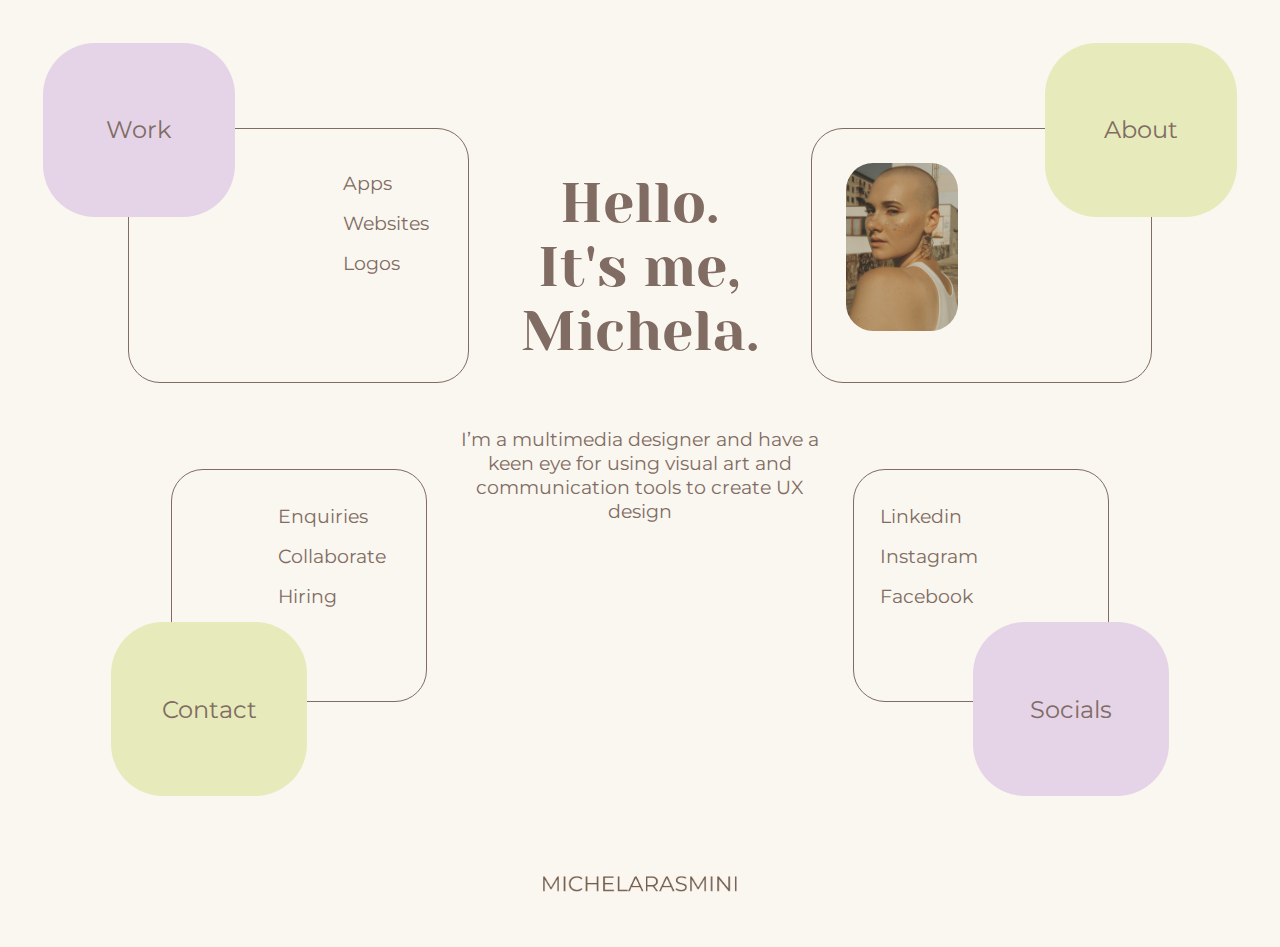
<file: index.html>
<!DOCTYPE html>
<html lang="en">

<head>
    <meta charset="UTF-8">
    <link rel="stylesheet" href="style.css">
    <title>Home</title>
</head>

<body>
    <!--heading-->
    <main>
        <section class="title">
            <h1>
                Hello. 
                <br>
                It's me, 
                <br>
                Michela.
            </h1>
        </section>
       
        <section class="pitch">
            <p>
                I’m a multimedia designer and have
                a keen eye for using visual art and 
                communication tools to create UX design
            </p>
        </section>

        <!--navigation-->
        <section class="navbox purple work">
            <a href="#">Work</a>
        </section>
        <section class="navbox green about">
            <a href="#">About</a>
        </section>
        <section class="navbox green contact">
            <a href="#">Contact</a>
        </section>
        <section class="navbox purple socials">
            <a href="#">Socials</a>
        </section>

        <!--mobile box-->
        <section class="mobileborder">

        </section>
        <!--web boxes-->
        <section class="borderbox workbox">
            <div class="worklist">
                <p>Apps</p>
                <p>Websites</p>
                <p>Logos</p>
            </div>
        </section>

        <section class="borderbox aboutbox">
            <div>
                <img class="profile" src="profile.jpg" alt="Profile Photo">
            </div>
        </section>

        <section class="borderbox contactbox">
            <div class="contactlist">
                <p>Enquiries</p>
                <p>Collaborate</p>
                <p>Hiring</p>
            </div>
        </section>

        <section class="borderbox socialsbox">
            <div class="socialslist">
                <p>Linkedin</p>
                <p>Instagram</p>
                <p>Facebook</p>
            </div>
        </section>
        
    </main>

    <!--logo placement-->
    <footer>
        <img class="logo" src="logo.png" alt="logo">
    </footer>

</body>
</html>
</file>
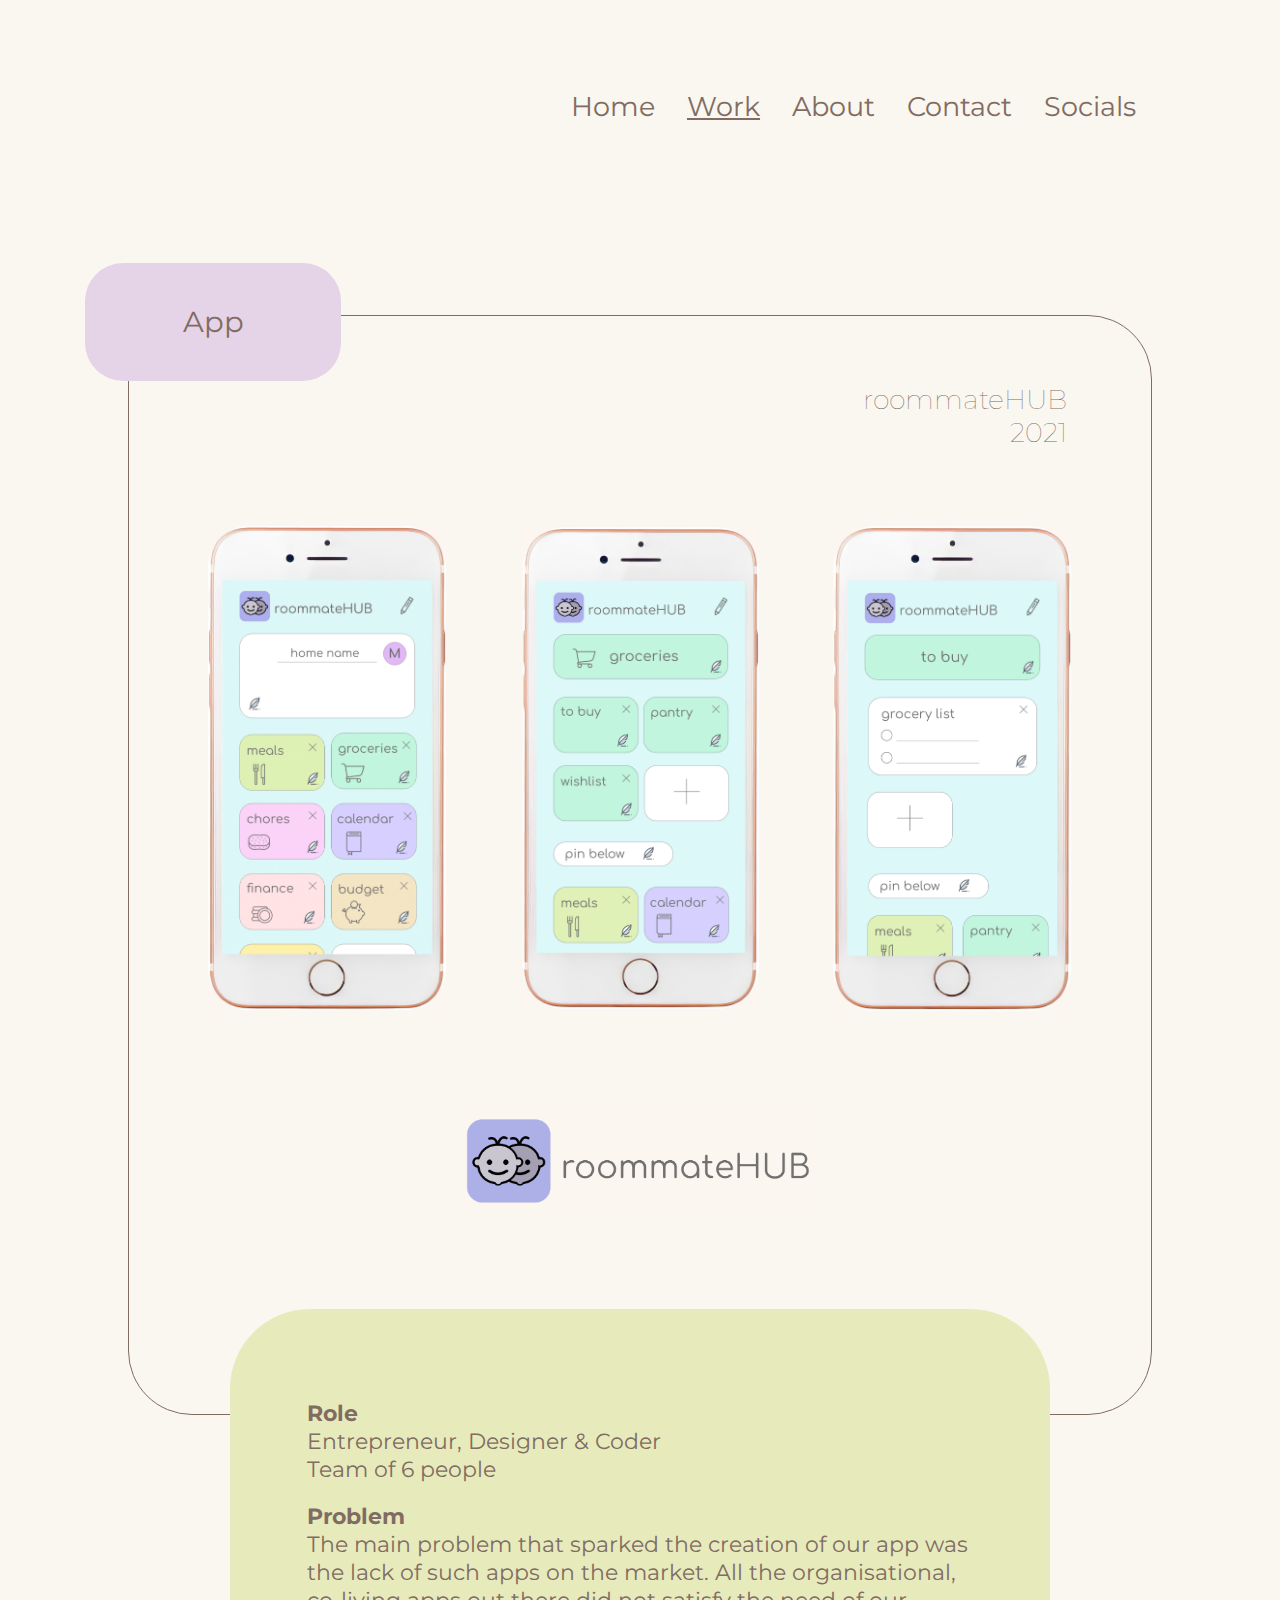
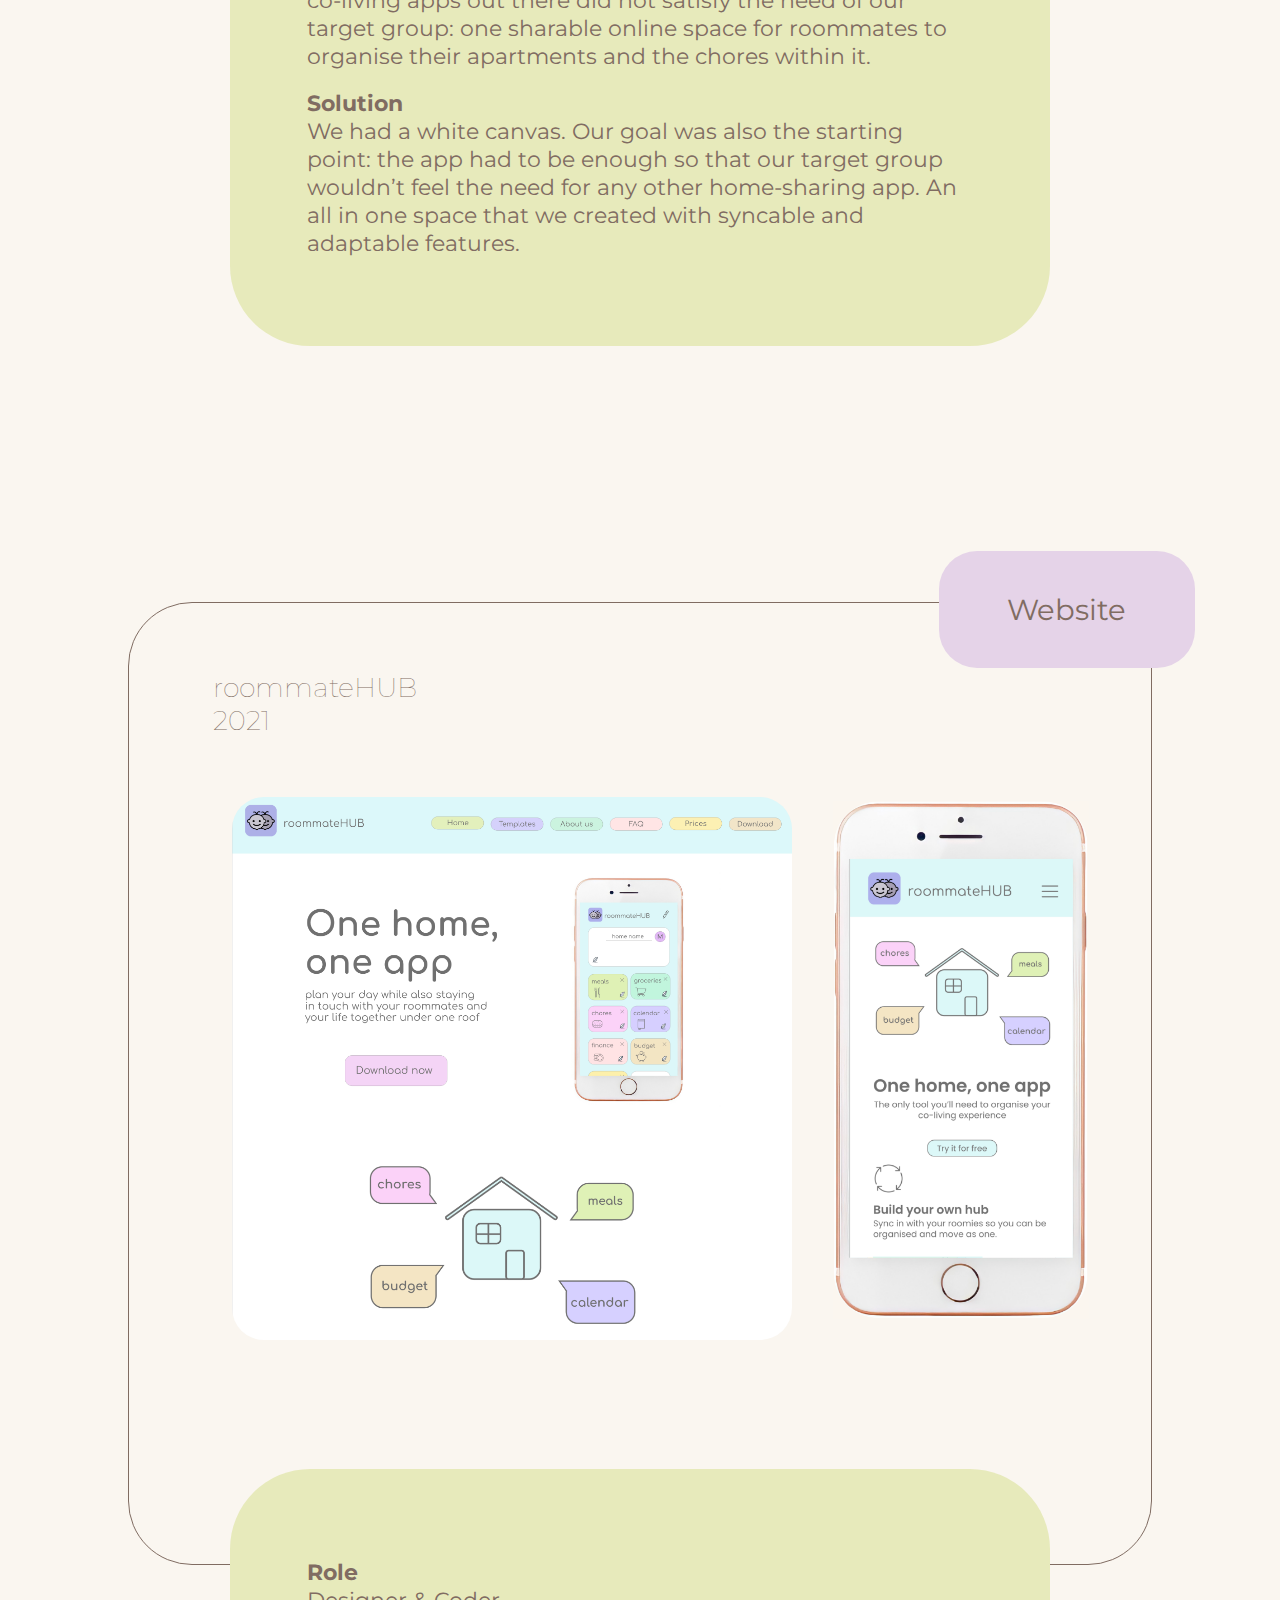
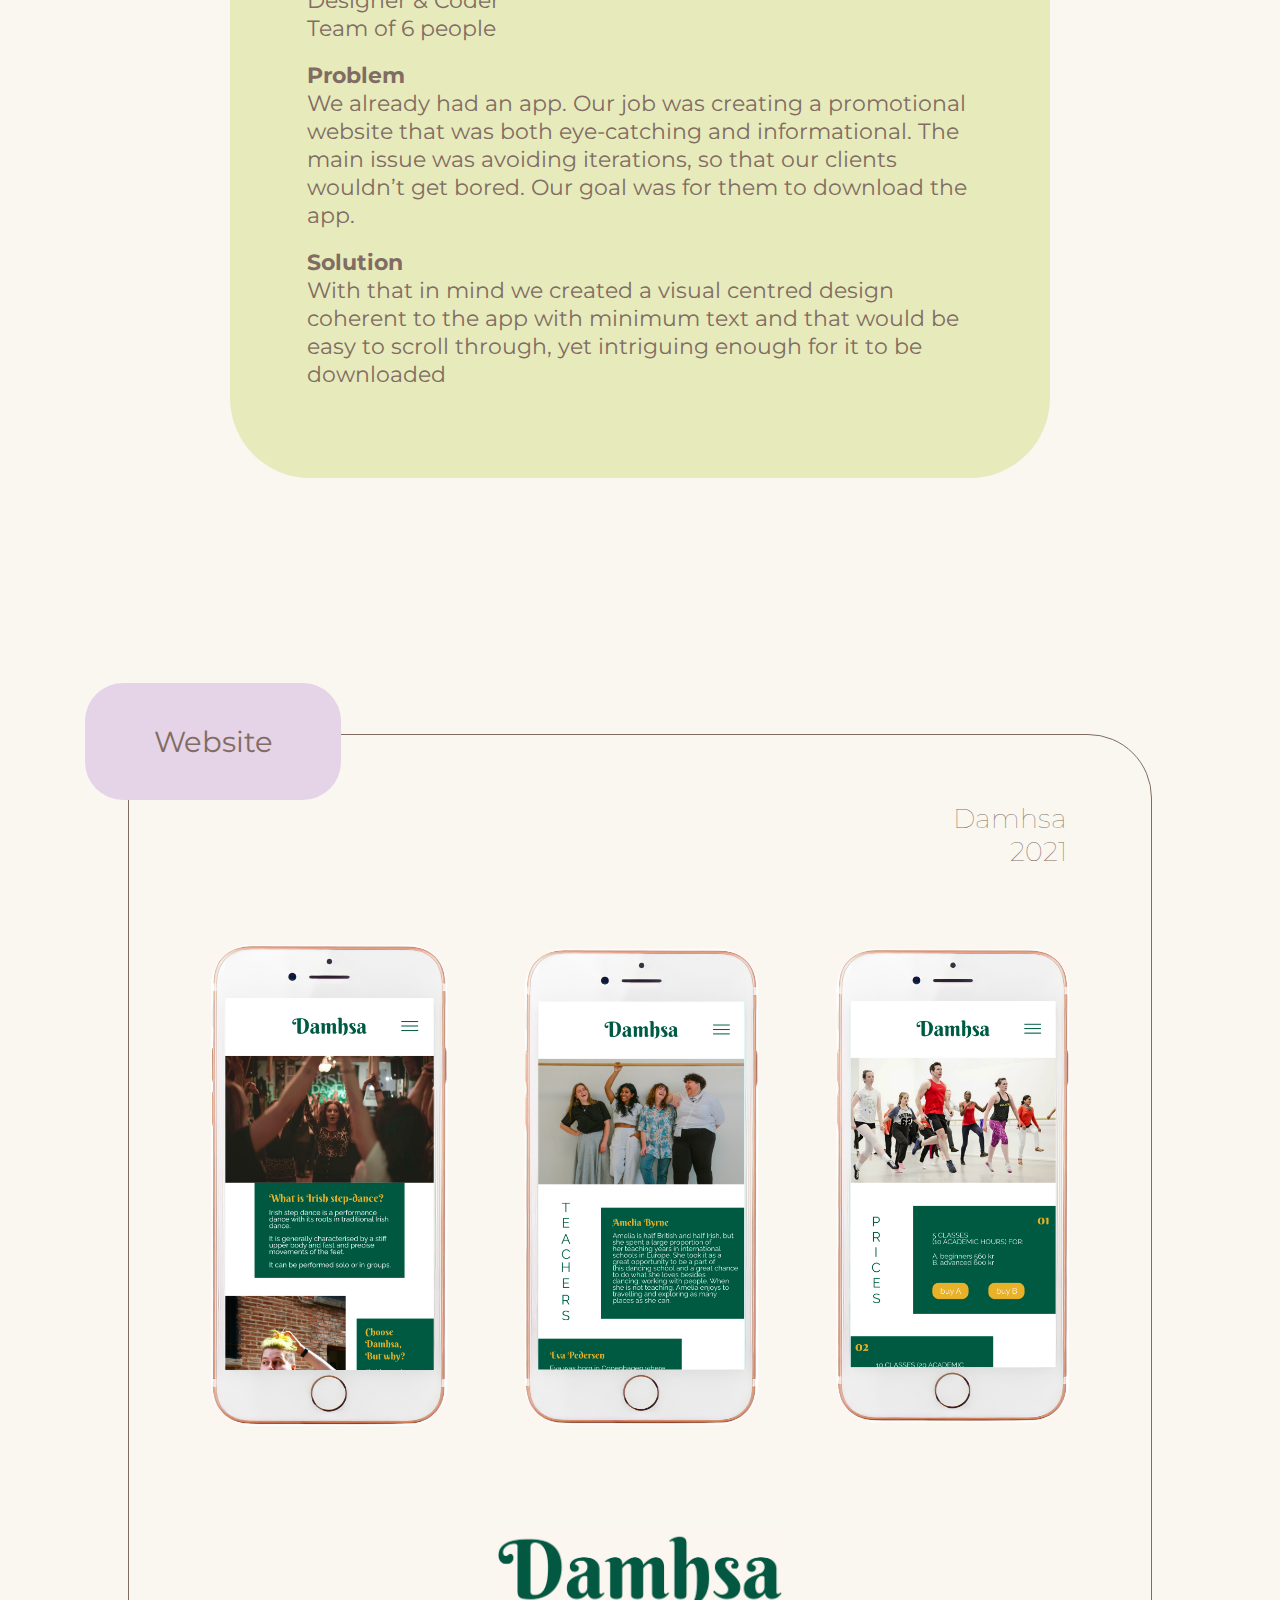
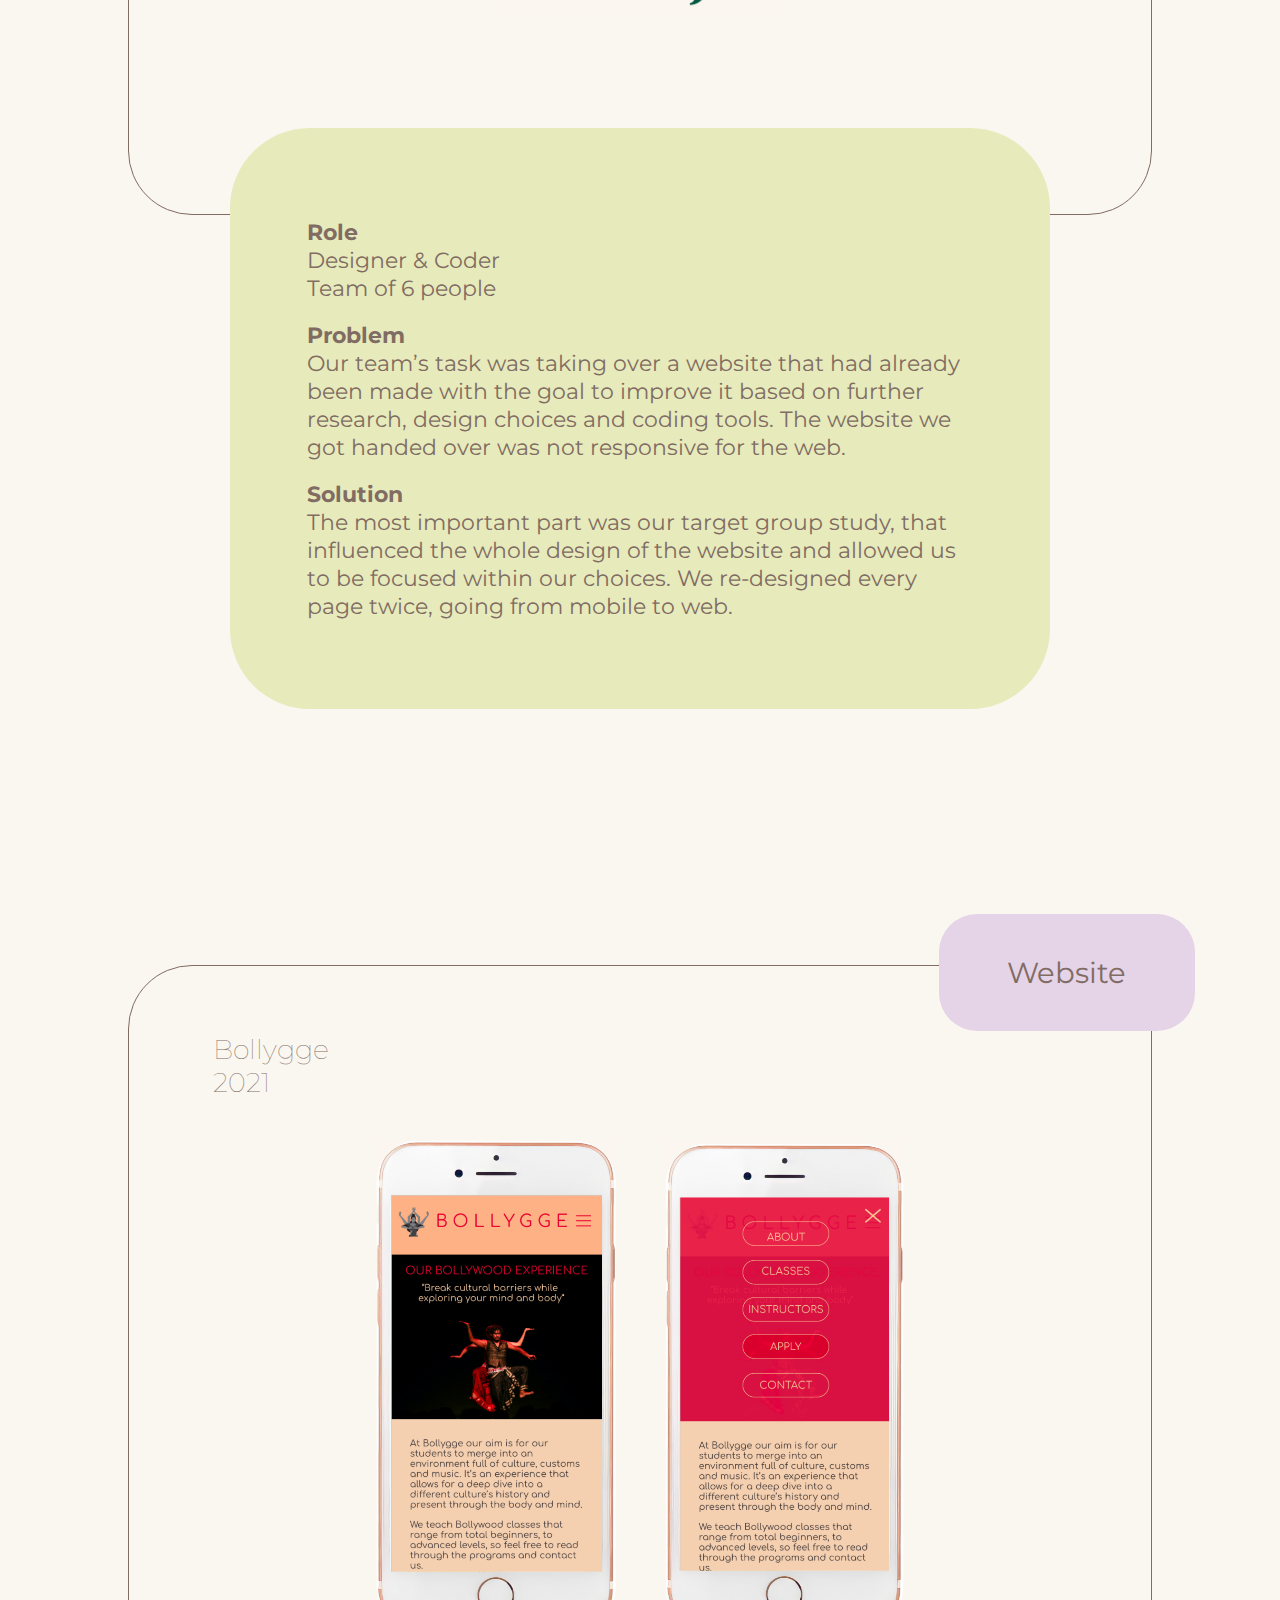
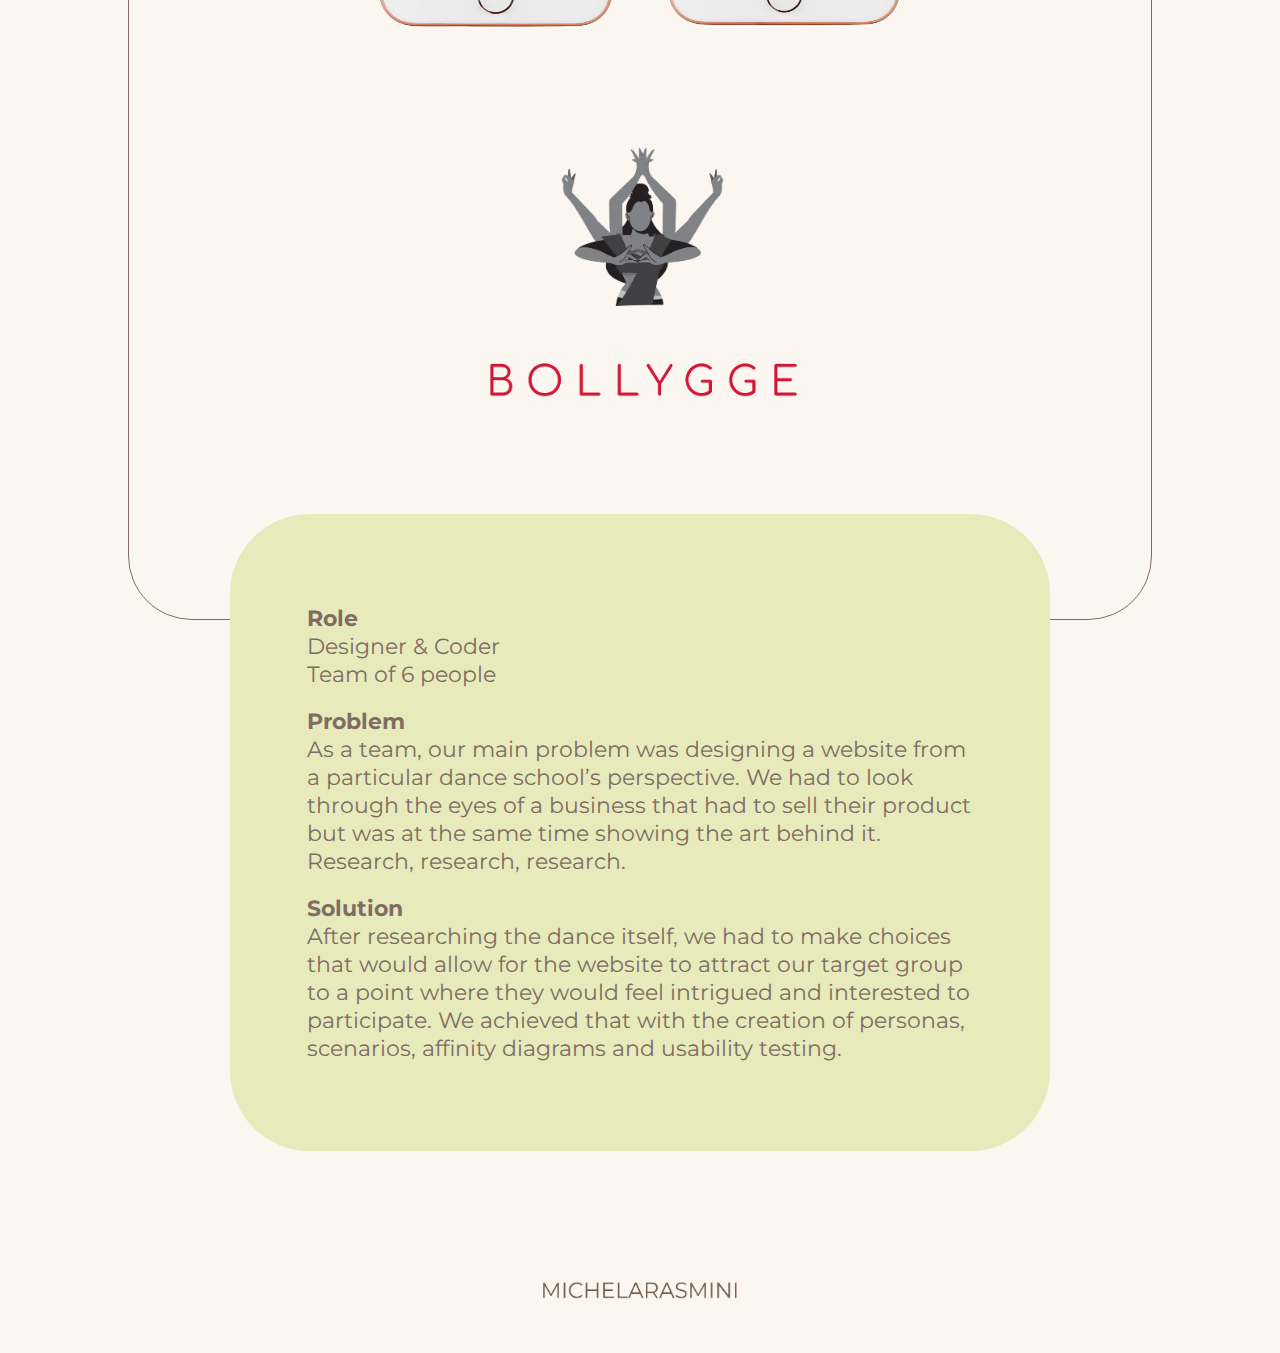
<file: index2.html>
<!DOCTYPE html>
<html lang="en">
<head>
    <meta charset="UTF-8">
    <link rel="stylesheet" href="style2.css">
    <title>Work</title>
</head>
<body>
    <!--navigation-->
    <nav class="nav">
        <ul class="navlinks">
            <li class="link"><a href="">Home</a></li>
            <li class="link worklink"><a href="">Work</a></li>
            <li class="link"><a href="">About</a></li>
            <li class="link"><a href="">Contact</a></li>
            <li class="link"><a href="">Socials</a></li>
        </ul>
    </nav>

    <main>

        <!--Works-->

        <!--app RoommateHUB-->
        <section class="roommateapp">

            <button class="button app">
                <p class="buttontext">App</p>
            </button>

            <div class="titleapp">

                <p class="titleright">roommateHUB</p>
                <p class="titleright">2021</p>

            </div>

            <div class="borderbox">

                <div class="images">
                    <img class="img firstimg" src="projectimg/hub1.png" alt="roommateHUB">
                    <img class="img secondimg" src="projectimg/hub2.png" alt="roommateHUB">
                    <img class="img thirdimg" src="projectimg/hub3.png" alt="roommateHUB">
                </div>
                
                <img class="logoposition" src="projectimg/hublogo.png" alt="logo">
            
            </div>

            <div class="description">
                <p class="bold"> Role</p>
                <p>Entrepreneur, Designer & Coder</p>
                <p>Team of 6 people</p>
                <br>
                <p class="bold">Problem</p>
                <p>The main problem that sparked the creation of our app was the lack of such apps on the market. All the organisational, co-living apps out there did not satisfy the need of our target group: one sharable online space for roommates to organise their apartments and the chores within it.</p>
                <br>
                <p class="bold">Solution</p>
                <p>We had a white canvas. Our goal was also the starting point: the app had to be enough so that our target group wouldn’t feel the need for any other home-sharing app. An all in one space that we created with syncable and adaptable features.</p>
            </div>
        </section>

        <!--web RoommateHUB-->

        <section class="roommateweb">

            <button class="button webhub">
                <p class="buttontext">Website</p>
            </button>

            <div class="titleweb">

                <p class="titleleft">roommateHUB</p>
                <p class="titleleft">2021</p>

            </div>

            <div class="borderbox">

                <div class="images webimages">
                    <img class="hubweb1" src="projectimg/hubweb1.png" alt="roommateHUB">
                    <img class="hubweb2" src="projectimg/hubweb2.png" alt="roommateHUB">
                </div>

            </div>

            <div class="description">
                <p class="bold"> Role</p>
                <p>Designer & Coder</p>
                <p>Team of 6 people</p>
                <br>
                <p class="bold">Problem</p>
                <p>We already had an app. Our job was creating a promotional website that was both eye-catching and informational. The main issue was avoiding iterations, so that our clients wouldn’t get bored. Our goal was for them to download the app. </p>
                <br>
                <p class="bold">Solution</p>
                <p>With that in mind we created a visual
                    centred design coherent to the app with minimum text and that would be easy to scroll through, yet intriguing enough for it to be downloaded</p>
            </div>
        </section>

         <!--Damhsa-->
         <section class="damhsa">

            <button class="button damhsabutton">
                <p class="buttontext">Website</p>
            </button>

            <div class="titledamhsa">

                <p class="titleright">Damhsa</p>
                <p class="titleright">2021</p>

            </div>

            <div class="borderbox">

                <div class="images">
                    <img class="img firstimg" src="projectimg/damhsa1.png" alt="roommateHUB">
                    <img class="img secondimg" src="projectimg/damhsa2.png" alt="roommateHUB">
                    <img class="img thirdimg" src="projectimg/damhsa3.png" alt="roommateHUB">
                </div>
                
                <img class="logoposition logodamhsa" src="projectimg/damhsalogo.png" alt="logo">
            
            </div>

            <div class="description">
                <p class="bold"> Role</p>
                <p>Designer & Coder</p>
                <p>Team of 6 people</p>
                <br>
                <p class="bold">Problem</p>
                <p>Our team’s task was taking over a website that had already been made with the goal to improve it based on further research, design choices and coding tools. The website we got handed over was not responsive for the web.</p>
                <br>
                <p class="bold">Solution</p>
                <p>The most important part was our target group study, that influenced the whole design of the website and allowed us to be focused within our choices. We re-designed every page twice, going from mobile to web.</p>
            </div>
        </section>

         <!--Bollygge-->
         <section class="bollygge">

            <button class="button bollybutton">
                <p class="buttontext">Website</p>
            </button>

            <div class="titlebolly">

                <p class="titleleft">Bollygge</p>
                <p class="titleleft">2021</p>

            </div>

            <div class="borderbox">

                <div class="images">
                    <img class="img firstimg" src="projectimg/bolly1.png" alt="roommateHUB">
                    <img class="img secondimg" src="projectimg/bolly2.png" alt="roommateHUB">
                </div>

                <img class="logoposition bollylogo" src="projectimg/bollylogo.png" alt="logo">

            </div>

            <div class="description">
                <p class="bold"> Role</p>
                <p>Designer & Coder</p>
                <p>Team of 6 people</p>
                <br>
                <p class="bold">Problem</p>
                <p>As a team, our main problem was designing a website from a particular dance school’s perspective. We had to look through the eyes of a business that had to sell their product but was at the same time showing the art behind it. Research, research, research. </p>
                <br>
                <p class="bold">Solution</p>
                <p>After researching the dance itself, we had to make choices that would allow for the website to attract our target group to a point where they would feel intrigued and interested to participate. We achieved that with the creation of personas, scenarios,  affinity diagrams and usability testing. </p>
            </div>
        </section>

    </main>

    <footer>
        <img class="logo" src="logo.png" alt="logo">
    </footer>
    
</body>
</html>
</file>
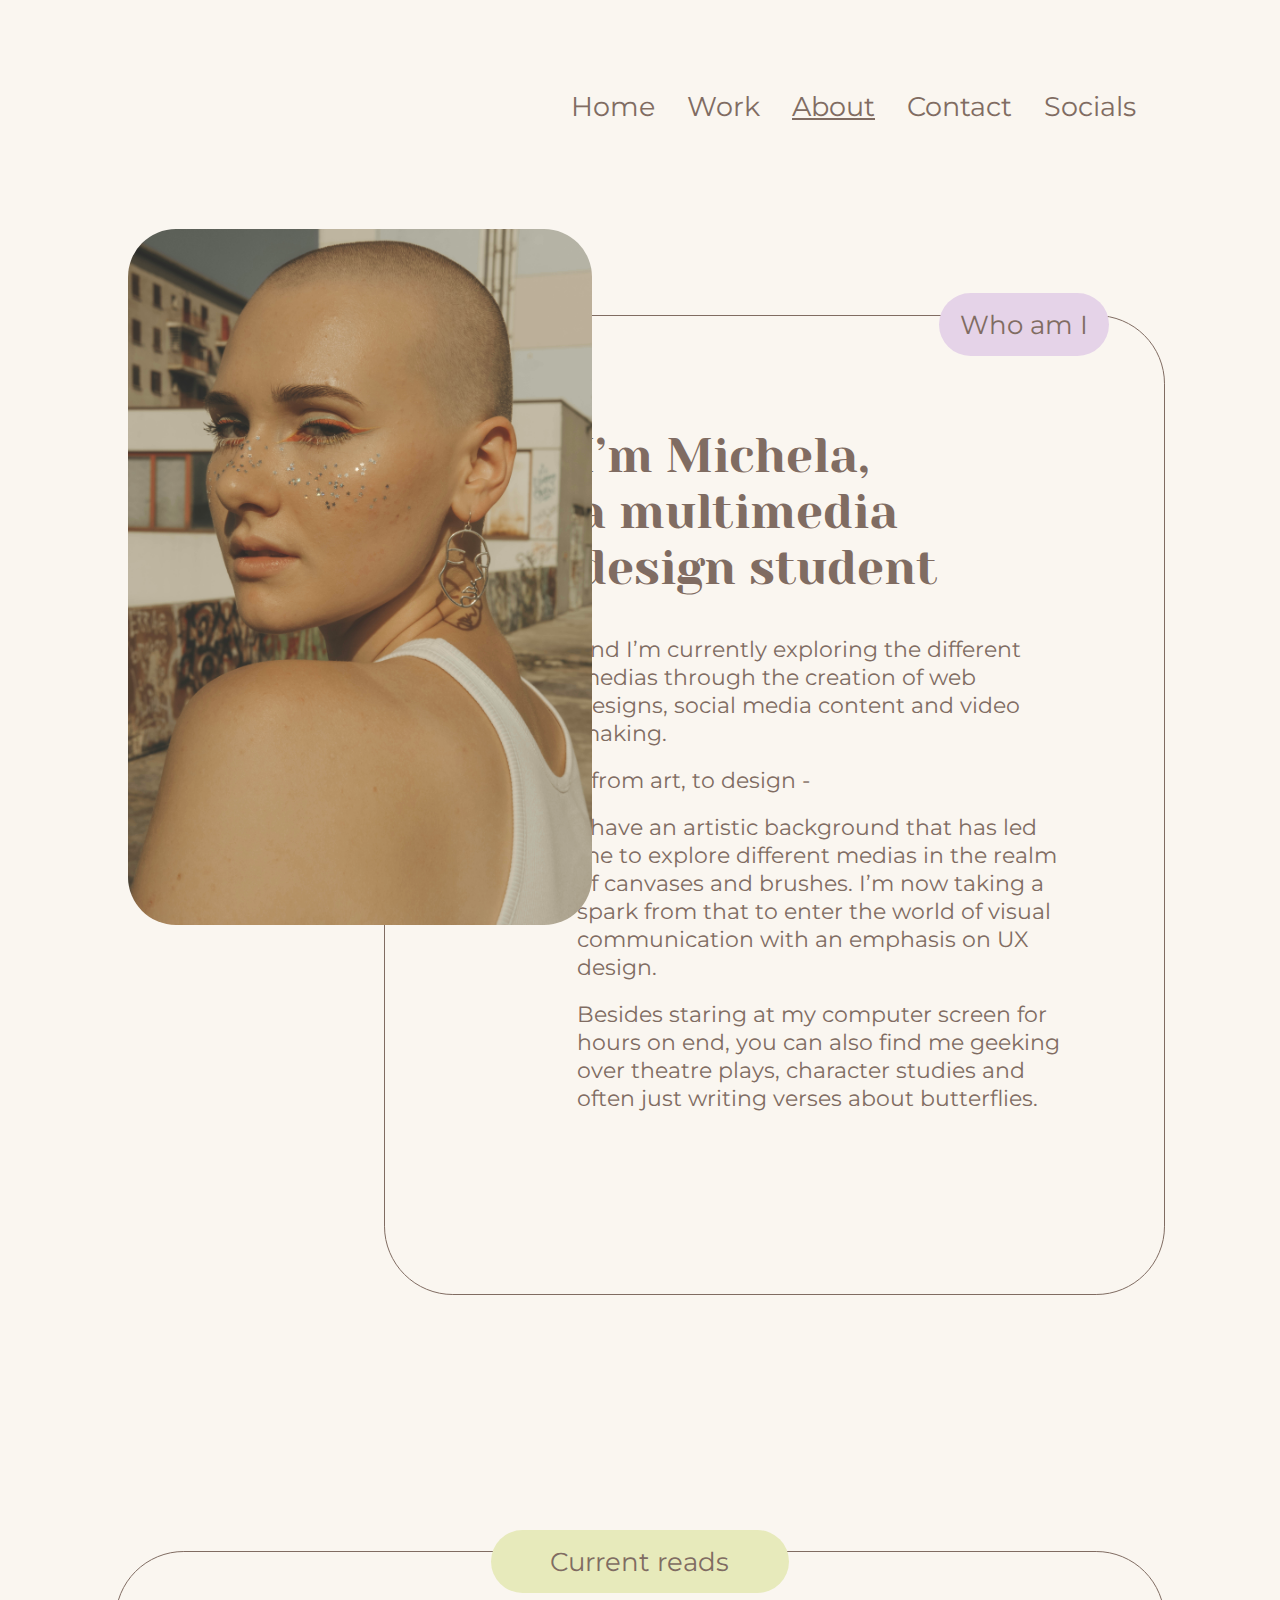
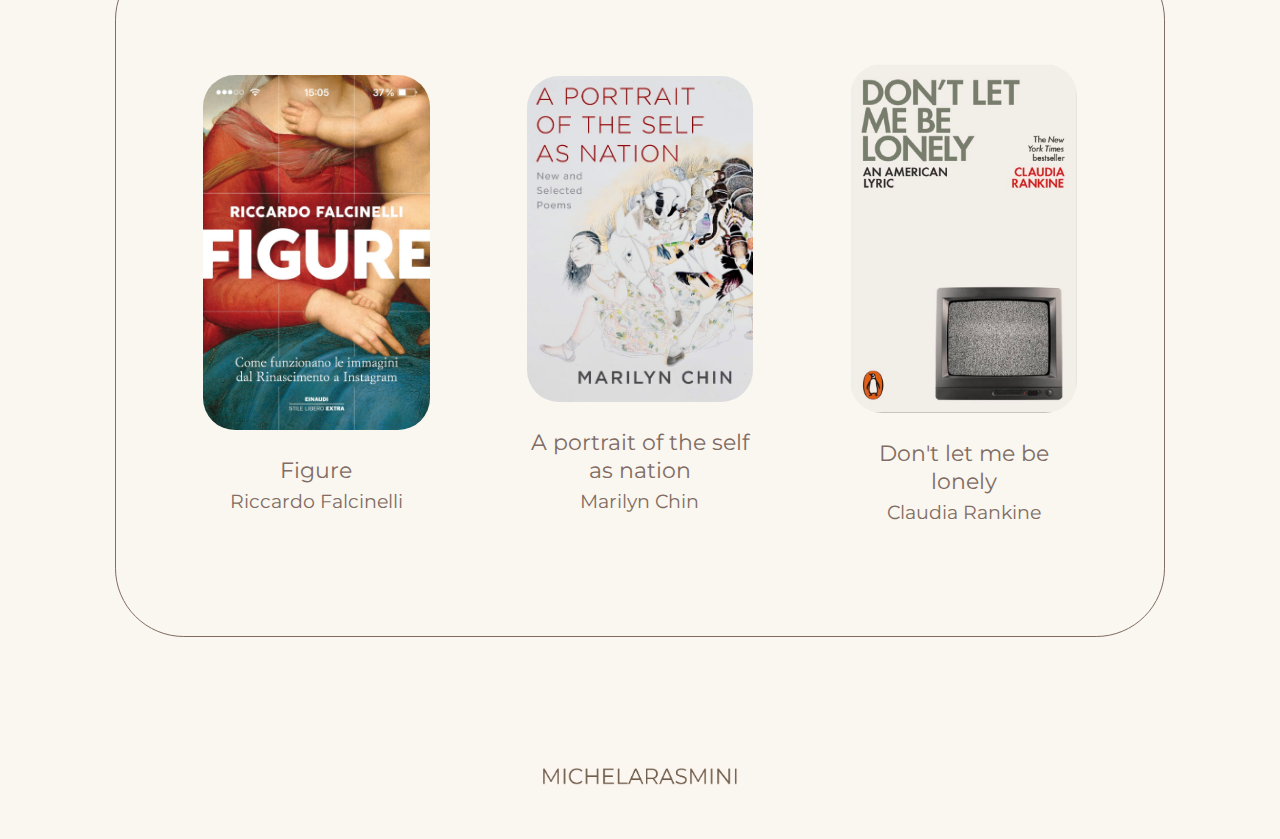
<file: index3.html>
<!DOCTYPE html>
<html lang="en">
<head>
    <meta charset="UTF-8">
    <link rel="stylesheet" href="style3.css">
    <title>About</title>
</head>
<body>
    <!--navigation-->
    <nav class="nav">
        <ul class="navlinks">
            <li class="link"><a href="">Home</a></li>
            <li class="link"><a href="">Work</a></li>
            <li class="link aboutlink"><a href="">About</a></li>
            <li class="link"><a href="">Contact</a></li>
            <li class="link"><a href="">Socials</a></li>
        </ul>
    </nav>

    <main>
        <section class="about">

            <button class="button purple">
                <p class="buttontext">Who am I</p>
            </button>

            <div class="profilediv">
                <img class="profile" src="aboutimg/profile.jpg" alt="Profile Photo">
            </div>

            <div class="borderbox aboutbox">

                <h1 class="intro">
                    I’m Michela,
                    <br>
                    a multimedia 
                    <br>
                    design student
                </h1>

                <p class="paragraph">and I’m currently exploring the different medias through the creation of web designs, social media content and video making.</p>
                <br>
                <p>- from art, to design -</p>
                <br>
                <p>I have an artistic background that has led me to explore different medias in the realm of canvases and brushes. I’m now taking a spark from that to enter the world of visual communication with an emphasis on UX design.</p>
                <br>
                <p>Besides staring at my computer screen for hours on end, you can also find me geeking over theatre plays, character studies and often just writing verses about butterflies.</p>
            </div>

        </section>

        <section class="currentreads">

            <button class="button green">
                <p class="buttontext">Current reads</p>
            </button>

            <div class="borderbox booklist">
                <figure class="book">
                    <img src="aboutimg/figure.jpg" alt="Book cover">
                    <figcaption class="booktitle">
                        Figure
                    </figcaption>
                    <figcaption class="author">
                        Riccardo Falcinelli
                    </figcaption>
                </figure>
    
                <figure class="book chin">
                    <img src="aboutimg/chin.jpg" alt="Book cover">
                    <figcaption class="booktitle">
                        A portrait of the self as nation
                    </figcaption>
                    <figcaption class="author">
                        Marilyn Chin
                    </figcaption>
                </figure>
    
                <figure class="book">
                    <img src="aboutimg/lonely.png" alt="Book cover">
                    <figcaption class="booktitle">
                        Don't let me be lonely
                    </figcaption>
                    <figcaption class="author">
                        Claudia Rankine
                    </figcaption>
                </figure>
            </div>
            

        </section>
    </main>

    <footer>
        <img class="logo" src="logo.png" alt="logo">
    </footer>

</body>
</html>
</file>
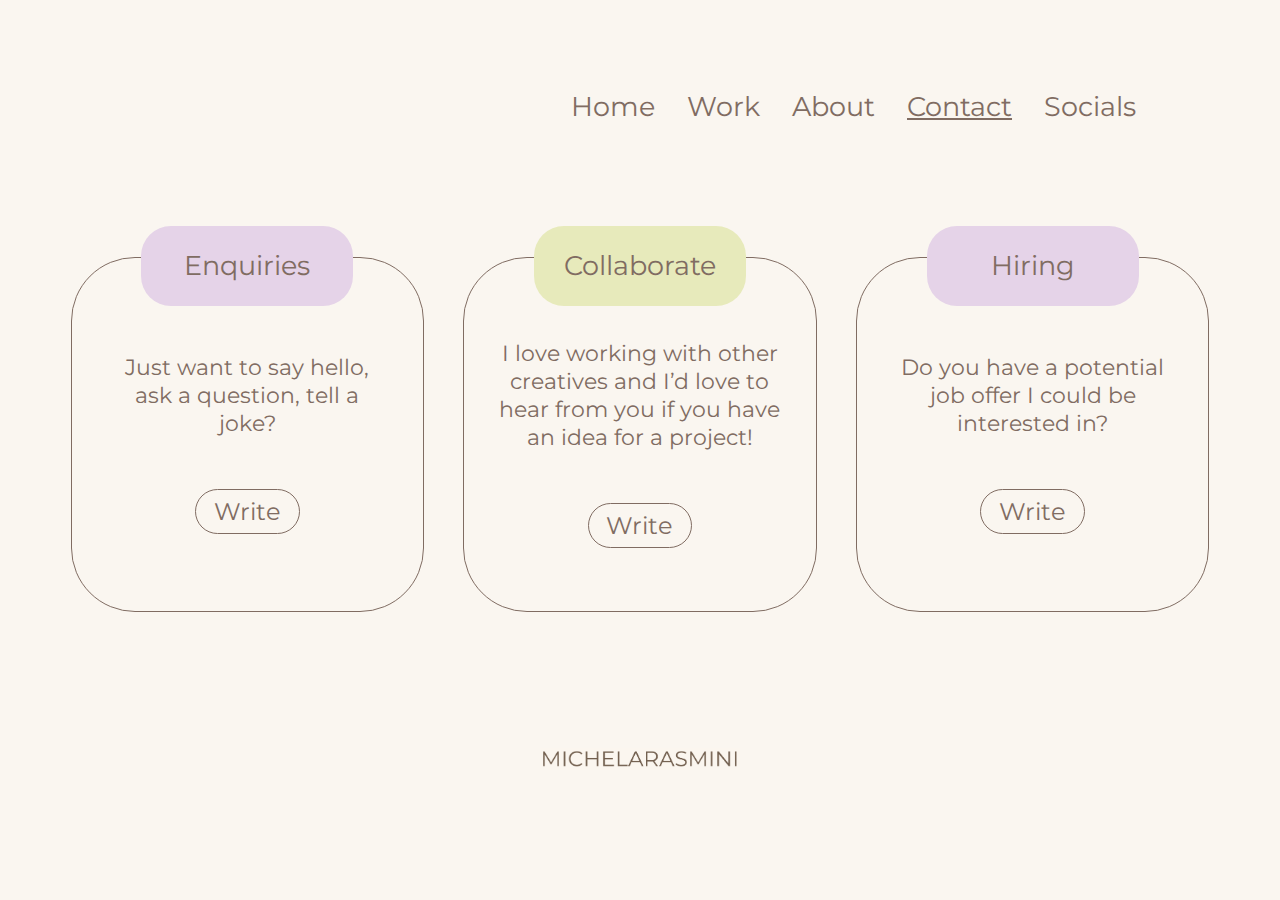
<file: index4.html>
<!DOCTYPE html>
<html lang="en">
    <head>
        <meta charset="UTF-8">
        <link rel="stylesheet" href="style4.css">
        <title>Contact</title>
    </head>
<body>
    
    <!--navigation-->
    <nav class="nav">
        <ul class="navlinks">
            <li class="link"><a href="">Home</a></li>
            <li class="link"><a href="">Work</a></li>
            <li class="link"><a href="">About</a></li>
            <li class="link contactlink"><a href="">Contact</a></li>
            <li class="link"><a href="">Socials</a></li>
        </ul>
    </nav>

    <main>
         <!--enquiries-->
        <section class="enquiries">

            <button class="title firstpurple">
                <p class="titletext">Enquiries</p>
            </button>

            <div class="borderbox">
                <p class="description">Just want to say hello, ask a question, tell a joke?</p>
                <button class="write">
                    <p class="writetext">Write</p>
                </button>
            </div>

        </section>

        <!--collaborate-->
        <section class="collaborate">

            <button class="title green">
                <p class="titletext">Collaborate</p>
            </button>

            <div class="borderbox">
                <p class="description">I love working with other creatives and I’d love to hear from you if you have an idea for a project!</p>
                <button class="write">
                    <p class="writetext">Write</p>
                </button>
            </div>
            
        </section>

        <!--hiring-->
        <section class="hiring">

            <button class="title secondpurple">
                <p class="titletext">Hiring</p>
            </button>

            <div class="borderbox">
                <p class="description">Do you have a potential job offer I could be interested in?</p>
                <button class="write">
                    <p class="writetext">Write</p>
                </button>
            </div>
            
        </section>

    </main>

    <footer>
        <img class="logo" src="logo.png" alt="logo">
    </footer>

</body>
</html>
</file>
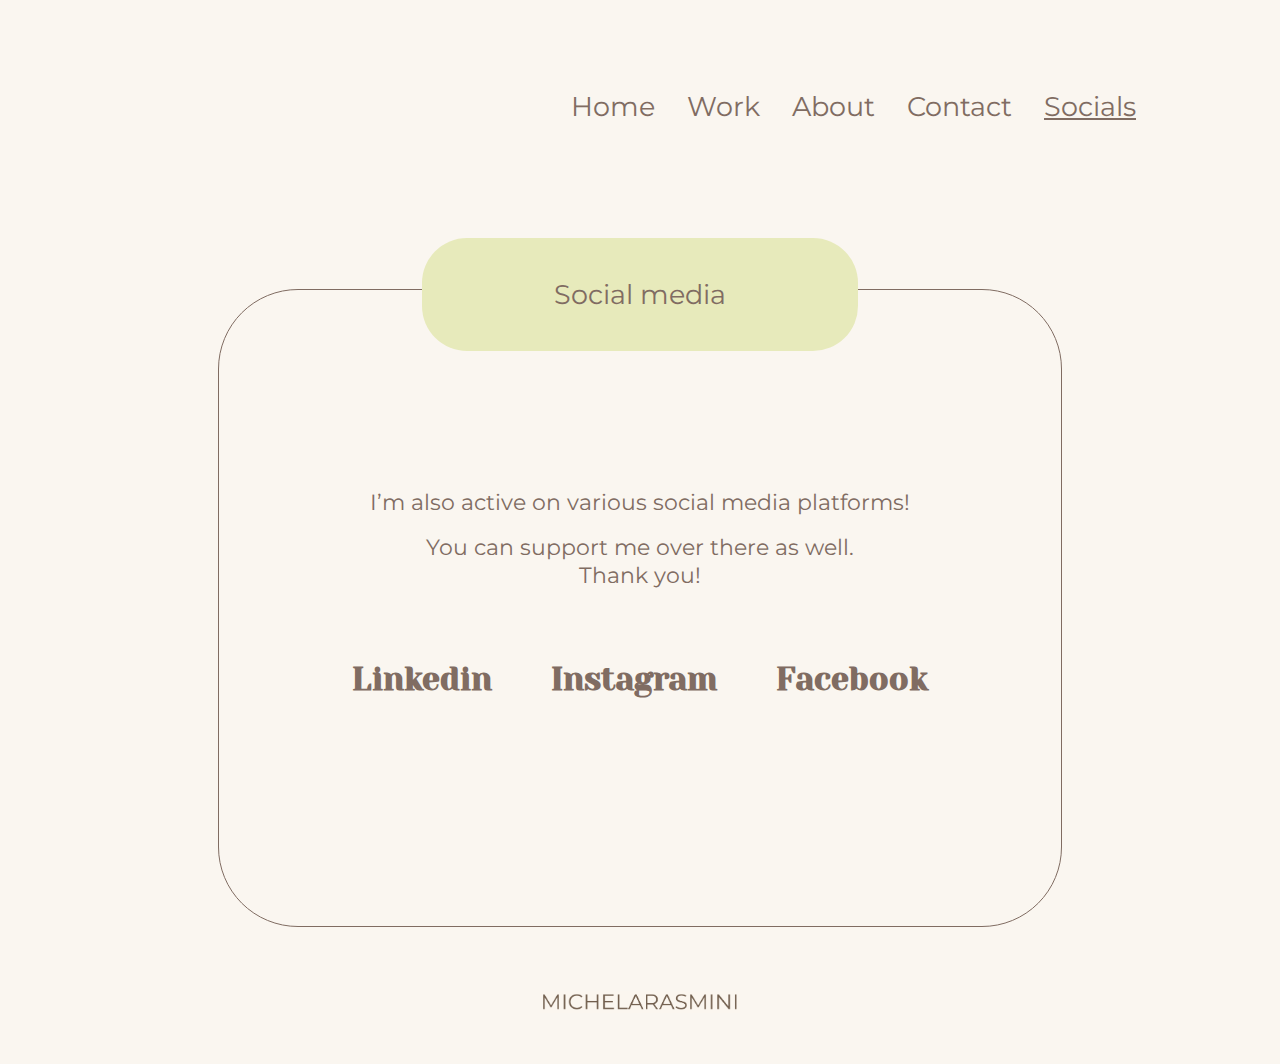
<file: index5.html>
<!DOCTYPE html>
<html lang="en">
    <head>
        <meta charset="UTF-8">
        <link rel="stylesheet" href="style5.css">
        <title>Socials</title>
    </head>
<body>

    <!--navigation-->
    <nav class="nav">
        <ul class="navlinks">
            <li class="link"><a href="">Home</a></li>
            <li class="link"><a href="">Work</a></li>
            <li class="link"><a href="">About</a></li>
            <li class="link"><a href="">Contact</a></li>
            <li class="link socialslink"><a href="">Socials</a></li>
        </ul>
    </nav>

    <main>
        <!--social media-->
        <section class="socialmedia">

            <button class="button">
                <p class="buttontext">Social media</p>
            </button>

            <div class="borderbox">
                <p class="description first">I’m also active on various social media platforms!</p>
                <p class="description second"> 
                    You can support me over there as well.
                    <br>
                    Thank you!
                </p>
                

                <div class="links">
                    <h1>Linkedin</h1>
                    <h1>Instagram</h1>
                    <h1>Facebook</h1>
                </div>
            </div>

        </section>
    </main>

    <footer>
        <img class="logo" src="logo.png" alt="logo">
    </footer>
</body>
</html>
</file>
<file: style.css>
/*imported fonts*/
@import url('https://fonts.googleapis.com/css2?family=Montserrat:wght@300;400;600&family=Yeseva+One&display=swap');

/*general settings*/
*{
	margin: 0px;
	padding: 0px;
}
body{
    background-color: #FAF6F0;
    
}
main{
    display: grid;
    grid-template-columns: 1fr 1fr;
    grid-template-rows: auto;
}

/*heading*/
.title{
    display: flex;
    justify-content: center;
    grid-column: 1/3;
    grid-row: 1;
    margin: 10% 15% 2%;
}
h1{
    color: #806C62;
    font-family: Yeseva One;
    font-weight: lighter;
    font-size: 6.2rem;
    text-align: center;
}
.pitch{
    grid-column: 1/3;
    grid-row: 2;
    text-align: center;
    display: flex;
    margin: 5% 15%;
}
p{
    color: #806C62;
    font-family: Montserrat;
    font-size: 2.5rem;
}

/*navigation*/
a{
    text-decoration: none;
    color: #806C62;
    font-family: Montserrat;
    font-size: 2.8rem;
}
.navbox{
    text-align: center;
    padding: 22% 10%;
    border-radius: 4.3rem;
}
.purple{
    background-color: #E5D3E8;
}
.green{
    background-color: #E7EABB;
}
.work{
    grid-column: 1/1;
    grid-row: 3;
    margin: 14% 5% 5% 35%;
}
.about{
    grid-column: 2/3;
    grid-row: 3; 
    margin: 14% 35% 5% 5%; 
}
.contact{
    grid-column: 1/2;
    grid-row: 4;  
    margin: 5% 5% 14% 35%;
}
.socials{
    grid-column: 2/3;
    grid-row: 4;
    margin: 5% 35% 14% 5%; 

}
.mobileborder{
    border: 0.9px solid #806C62;
    margin: 20% 30%;
    border-radius: 4.3rem;
    grid-column: 1/3;
    grid-row: 3/5;
    z-index: -1;
}

/*logo placement*/
footer{
    display: flex;
    justify-content: center;

}
.logo{
    width: 295px;
    padding: 1rem;
    margin-top: 7%;
    margin-bottom: 4%;
}

/*desktop responsive*/
@media (min-width:992px){

    /* web general settings*/
    main{
        display: grid;
        grid-template-columns: 1fr 1fr 1fr;
        grid-template-rows: auto;
    }

    /*web heading*/
    .title{
        grid-column: 2/3;
        grid-row: 1/3;
        margin: 40% 5% 5% 5%;
    }
    h1{
        font-size: 3.5rem;
        font-weight: lighter;
    }
    .pitch{
        grid-column: 2/3;
        grid-row: 1/3;
        margin: 100% 5% 20% 5%;
    }
    p{
        font-size: 1.2rem;
    }

    /*web navigation*/
    a{
        font-size: 1.5rem;
    }
    .navbox{
        border-radius: 52px;
        text-align: center;
        display: flex;
        justify-content: center;
        padding: 17%;
    }
    .work{
        grid-column: 1/2;
        grid-row: 1/2;
        margin: 10% 45% 95% 10%;
    }
    .about{
        grid-column: 3/4;
        grid-row: 1/2; 
        margin: 10% 10% 95% 45%; 
    }
    .contact{
        grid-column: 1/2;
        grid-row: 2/3; 
        margin-top: 0;
        margin-bottom: 18%;
        margin-right: 28%;
        margin-left: 26%;
    }
    .socials{
        grid-column: 3/4;
        grid-row: 2/3; 
        margin-top: 0;
        margin-bottom: 18%;
        margin-left: 28%;
        margin-right: 26%;
    
    }

    /*web boxes*/
    .borderbox{
        border: 0.1px solid #806C62;
        margin: 20% 30%;
        border-radius: 2rem;
    }

    /*work*/
    .workbox{
        grid-column: 1/3;
        grid-row: 1/2;
        z-index: -1;
        margin: 15% 45% 28% 15%;
    }
    .worklist{
        margin: 10% 10% 10% 63%;
        line-height: 2.5rem;
    }

    /*about*/
    .aboutbox{
        grid-column: 2/4;
        grid-row: 1/2;
        z-index: -1;
        margin: 15% 15% 28% 45%;
    }
    .profile{
        max-width: 7rem;
        border-radius: 1.7rem;
        margin: 10% 50% 10% 10%;
    }

    /*contact*/
    .contactbox{
        grid-column: 1/3;
        grid-row: 1/3;
        z-index: -1;
        margin: 55% 50% 20% 20%;
    }
    .contactlist{
        margin: 10% 15% 10% 42%;
        line-height: 2.5rem;
    }

    /*socials*/
    .socialsbox{
        grid-column: 2/4;
        grid-row: 1/3;
        z-index: -1;
        margin: 55% 20% 20% 50%;
    }
    .socialslist{
        margin: 10% 42% 10% 10%;
        line-height: 2.5rem;
    }

    /*web logo placement*/
    .logo{
        width: 200px;
        padding: 0;
        margin-top: 0%;
        margin-bottom: 4%;
    }

    /*hide for web*/
    .mobileborder{
        display: none;
    }

}

/*hide for mobile*/
@media (max-width:992px){
    .borderbox{
        display: none;
    }
}
</file>
<file: style2.css>
/*imported fonts*/
@import url('https://fonts.googleapis.com/css2?family=Montserrat:wght@300;400;600&family=Yeseva+One&display=swap');

/*general settings*/
*{
	margin: 0px;
	padding: 0px;
    font-family: Montserrat;
    color: #806C62;
}
body{
    background-color: #FAF6F0;
}
p{
    font-size: 1.8rem;
}

/*navigation*/

.navlinks{
    display: flex;
    flex-direction: row;
    justify-content: space-between;
    margin: 7% 4% 8%;
}
ul{
    list-style-type: none;
    font-size: 2.7rem;
    padding: 0% 3%;
}
a{
    text-decoration: none;
}
.worklink{
    text-decoration: underline;
}

/*main*/
main{
    display: grid;
    grid-template-columns: 1fr;
    grid-template-rows: auto;
}

/*roommateHUB*/
.roommateapp{
    grid-column: 1/2;
    grid-row: 1;
    display: grid;
    grid-template-columns: 1fr 1fr 1fr;
    grid-auto-rows: auto;
}
.button{
    border: none;
    border-radius: 45px;
    font-size: 2rem;
    background-color: #E5D3E8;
    padding: 2.5rem;
}
.app{
    grid-column: 1/2;
    grid-row: 1/3;
    margin: 14%;
}
.buttontext{
    font-size: 2.3rem;
}
.titleright{
    font-size: 1.9rem;
    text-align: right;
}
.titleapp{
    grid-column: 2/4;
    grid-row: 2/3;
    margin: 23% 25% 1% 25%;
}

/*roommateHUB content*/
.borderbox{
    grid-column: 1/4;
    grid-row: 1/5;
    border: 0.9px solid #806C62;
    border-radius: 4rem;
    z-index: -1;
    margin: 10% 10% 5% 10%;
    display: flex;
    align-items: center;
    flex-direction: column;
}
.images{
    display: flex;
    justify-content: center;
    align-content: center;
    align-items: center;
    flex-direction: column;
}
.img{
   max-width: 25rem;
}
.firstimg{
    margin: 29% 0% 10% 0%;
}
.thirdimg{
    margin: 10% 0% 10% 0%;
}
.logoposition{
    max-width: 27rem;
    margin: 5% 0% 30% 0%;
}

/* roommate green box description*/
.description{
    grid-column: 1/4;
    grid-row: 4/7;
    margin: 20% 15% 10%;
    padding: 7% 6%;
    background-color: #E7EABB;
    border-radius: 5rem;
}
.bold{
    font-weight: bold;
}

/* web roommateHUB*/
.roommateweb{
    grid-column: 1/2;
    grid-row: 2;
    display: grid;
    grid-template-columns: 1fr 1fr 1fr;
    grid-auto-rows: auto;
}
.webhub{
    grid-column: 3/4;
    grid-row: 1/3;
    margin: 14%;
}
.titleweb{
    grid-column: 1/3;
    grid-row: 2/3;
    margin: 23% 25% 1% 25%;
}
.titleleft{
    font-size: 1.9rem;
}
.hubweb1{
    max-width: 40rem;
    margin: 22% 0% 10% 0%;
    border-radius: 2rem;
}
.hubweb2{
    max-width: 25rem;
    margin: 0% 0% 30% 0%;
}

/*damhsa*/
.damhsa{
    grid-column: 1/2;
    grid-row: 3;
    display: grid;
    grid-template-columns: 1fr 1fr 1fr;
    grid-auto-rows: auto;
}
.damhsabutton{
    grid-column: 1/2;
    grid-row: 1/3;
    margin: 14%;
}
.titledamhsa{
    grid-column: 2/4;
    grid-row: 2/3;
    margin: 23% 25% 1% 25%;
}
.titleright{
    font-size: 1.9rem;
}
.logodamhsa{
    max-width: 20rem;
}

/*Bollygge*/
.bollygge{
    grid-column: 1/2;
    grid-row: 4;
    display: grid;
    grid-template-columns: 1fr 1fr 1fr;
    grid-auto-rows: auto;
}
.bollybutton{
    grid-column: 3/4;
    grid-row: 1/3;
    margin: 14%;
}
.titlebolly{
    grid-column: 1/3;
    grid-row: 2/3;
    margin: 23% 25% 1% 25%;
}
.bollylogo{
    margin-top: 10%;
}

/*logo placement*/
footer{
    display: flex;
    justify-content: center;

}
.logo{
    width: 295px;
    padding: 1rem;
    margin-top: 7%;
    margin-bottom: 4%;
}


/*desktop responsive*/
@media (min-width:992px){

    /*web nav*/
    .navlinks{
        display: flex;
        flex-direction: row;
        justify-content: flex-end;
        margin: 7% 7% 5%;
    }
    ul{
        list-style-type: none;
        font-size: 1.7rem;
    }
    li{
        padding: 0rem 1rem;
    }

    /*main*/
    p{
        font-size: 1.4rem;
    }
    .titleright{
        font-size: 1.7rem;
        font-weight: lighter;
    }
    .titleleft{
        font-size: 1.7rem;
        font-weight: lighter;
    }
    .borderbox{
        grid-column: 1/4;
        grid-row: 1/5;
        display: flex;
        justify-content: center;
        align-content: center;
        align-items: center;
        flex-wrap: wrap;
        border: 0.9px solid #806C62;
        border-radius: 4rem;
        z-index: -1;
        margin: 10% 10% 5% 10%;
    }

    /*buttons*/
    .button{
        border: none;
        border-radius: 38px;
        font-size: 2rem;
        background-color: #E5D3E8;
        padding: 1rem;
    }
    .buttontext{
        font-size: 1.8rem;
    }
    .app{
        grid-column: 1/2;
        grid-row: 1/3;
        margin: 18% 20%;
    }
    .webhub{
        grid-column: 3/4;
        grid-row: 1/3;
        margin: 18% 20%;
    }
    .damhsabutton{
        grid-column: 1/2;
        grid-row: 1/3;
        margin: 18% 20%;
    }
    .bollybutton{
        grid-column: 3/4;
        grid-row: 1/3;
        margin: 18% 20%;
    }

    /*images*/
    .borderbox{
        grid-column: 1/4;
        grid-row: 1/5;
        border: 0.9px solid #806C62;
        border-radius: 4rem;
        z-index: -1;
        margin: 10% 10% 5% 10%;
        display: flex;
        align-items: center;
        flex-direction: column;
    }
    .images{
        display: flex;
        justify-content: center;
        align-content: center;
        align-items: center;
        flex-direction: row;
        margin: 10% 5% 0% 5%;
    }
    .img{
        max-width: 15rem;
        margin: 15% 5% 0% 5% ;
    }

    .hubweb1{
        max-width: 35rem;
        border-radius: 2rem;
        margin: 10% 5% 20% 5%;
    }
    .hubweb2{
        max-width: 16rem;
       margin-top: 18%;
    }
    .webimages{
        display: flex;
        justify-content: center;
        align-items: center;
        flex-direction: row;
        margin: 5% 5% 0% 5%;
    }


    /*logo placement*/
    .logoposition{
        max-width: 22rem;
        margin: 10% 0% 20% 0%;
    }
    .logodamhsa{
        max-width: 18rem;
    }

    /*green description boxes*/
    .description{
        grid-column: 1/4;
        grid-row: 4/7;
        margin: 10% 18% 10%;
        padding: 7% 6%;
        background-color: #E7EABB;
        border-radius: 5rem;
    }

    /*web logo placement*/
    .logo{
        width: 200px;
        padding: 0;
        margin-top: 0%;
        margin-bottom: 4%;
    }
}
</file>
<file: style3.css>
/*imported fonts*/
@import url('https://fonts.googleapis.com/css2?family=Montserrat:wght@300;400;600&family=Yeseva+One&display=swap');

/*general settings*/
*{
	margin: 0px;
	padding: 0px;
    font-family: Montserrat;
    color: #806C62;
}
body{
    background-color: #FAF6F0;
}
p{
    font-size: 1.8rem;
}
.intro{
    font-family: Yeseva one;
    color: #806C62;
    font-size: 4.5rem;
    font-weight: lighter;
    padding-top: 55%;
}
.paragraph{
    margin-top: 8%;
}

/*navigation*/
.navlinks{
    display: flex;
    flex-direction: row;
    justify-content: space-between;
    margin: 7% 4% 8%;
}
ul{
    list-style-type: none;
    font-size: 2.7rem;
    padding: 0% 3%;
}
a{
    text-decoration: none;
}
.aboutlink{
    text-decoration: underline;
}

/*border boxes*/
.borderbox{
    border: 0.9px solid #6E5E4F;
    border-radius: 4.3rem;
    z-index: -2;
}
.aboutbox{
    grid-column: 1/4;
    grid-row: 2/4;
    margin: 60% 10% 12% 10%;
    padding: 10% 12%;
}

/*buttons*/
.button{
    border: none;
    border-radius: 2.5rem;
    padding: 2.9rem;
}
.purple{
    background-color: #E5D3E8;
    grid-column: 1/3;
    grid-row: 1;
    margin: 3% 33% 0% 33%;
}
.green{
    background-color: #E7EABB;
    grid-column: 1/3;
    grid-row: 1;
    margin: 4% 32%;
   
}
.buttontext{
    font-size: 2.3rem;
}

/*images*/
.profile{
    max-width: 41rem;
    border-radius: 6rem;
}
.profilediv{
    grid-column: 1/4;
    grid-row: 1/3;
    z-index: -1;
    display: flex;
    align-items: flex-start;
    justify-content: center;
    margin-top: 10%;
}
.book img{
    max-width: 100% ;
    border-radius: 3rem;
}
.book{
    margin: 5%;
}
figure{
    width: 23rem;
}
figcaption{
    font-size: 1.7rem;
    text-align: center;
    align-content: center;
}
.booktitle{
    margin-top: 10%;
}
.author{
    font-size: 1.5rem;
    margin-top: 2%;
}

/*main*/
main{
    display: grid;
    grid-template-columns: 1fr;
    grid-template-rows: auto;
}
.about{
    grid-column: 1/4;
    grid-row: 1;
    display: grid;
    grid-template-columns: 1fr;
    grid-template-rows: auto;
}
.currentreads{
    grid-column: 1/4;
    grid-row: 2;
    display: grid;
    grid-template-columns: 1fr;
    grid-template-rows: auto;
    
}
.booklist{
    display: flex;
    align-items: center;
    align-content: center;
    flex-direction: column;
    margin: 10% 10% 12% 10%;
    padding: 15% 5% 10%;
    grid-column: 1/4;
    grid-row: 1/3;
    z-index: -1;
}

/*logo placement*/
footer{
    display: flex;
    justify-content: center;

}
.logo{
    width: 295px;
    padding: 1rem;
    margin-top: 7%;
    margin-bottom: 4%;
}


/*desktop responsive*/
@media (min-width:992px){
    
    /*web nav*/
    .navlinks{
        display: flex;
        flex-direction: row;
        justify-content: flex-end;
        margin: 7% 7% 5%;
    }
    ul{
        list-style-type: none;
        font-size: 1.7rem;
    }
    li{
        padding: 0rem 1rem;
    }

    /*general settings*/
    p{
        font-size: 1.4rem;
    }
    .intro{
        font-size: 3rem;
        padding-top: 10%;
    }
    .paragraph{
        margin-top: 8%;
    }

    /*buttons*/
    .button{
        border: none;
        border-radius: 38px;
        padding: 1rem;
    }
    .buttontext{
        font-size: 1.6rem;
    }
    .purple{
        grid-column: 3/4;
        grid-row: 1/1;
        margin: 25% 40% 250% 20%;
    }
    .green{
        background-color: #E7EABB;
        grid-column: 2/3;
        grid-row: 1;
        margin: 25% 15% 0% 15%;
       
    }

    /*images*/
    .profile{
        max-width: 29rem;
        border-radius: 3rem;
    }
    .profilediv{
        grid-column: 1/3;
        grid-row: 1/2;
        z-index: 1;
        margin: 5% 0% 0% 15%;
        display: flex;
        justify-content: flex-start;
    }
    .book img{
        max-width: 100% ;
        border-radius: 2rem;
    }
    .book{
        margin: 5%;
    }
    figure{
        width: 17rem;
    }
    figcaption{
        font-size: 1.4rem;
        text-align: center;
        align-content: center;
    }
    .booktitle{
        margin-top: 10%;
    }
    .author{
        font-size: 1.2rem;
        margin-top: 2%;
    }

    /*main*/
    .about{
        grid-column: 1/2;
        grid-row: 1;
        display: grid;
        grid-template-columns: 1fr 1fr 1fr;
        grid-template-rows: auto;
        margin-top: 10% 10% 5% 10%;
    }
    .currentreads{
        grid-column: 1/2;
        grid-row: 2;
        display: grid;
        grid-template-columns: 1fr 1fr 1fr;
        grid-template-rows: auto;
        
    }
    .booklist{
        display: flex;
        align-items: center;
        justify-content: center;
        align-content: center;
        flex-direction: row;
        margin: 10% 9% 10% 9%;
        padding: 5% 3%;
        grid-column: 1/4;
        z-index: -1;
    }

    /*border boxes*/
    .borderbox{
        border: 0.9px solid #806C62;
        border-radius: 4.3rem;
        z-index: -1;
    }
    .aboutbox{
        grid-column: 1/4;
        grid-row: 1/2;
        margin: 10% 9% 10% 30% ;
        padding: 5% 8% 3% 15%;
    }

    /*web logo placement*/
    .logo{
        width: 200px;
        padding: 0;
        margin-top: 0%;
        margin-bottom: 4%;
    }
}
</file>
<file: style4.css>
/*imported fonts*/
@import url('https://fonts.googleapis.com/css2?family=Montserrat:wght@300;400;600&family=Yeseva+One&display=swap');

/*general settings*/
*{
	margin: 0px;
	padding: 0px;
    font-family: Montserrat;
    color: #806C62;
}
body{
    background-color: #FAF6F0;
}
p{
    font-size: 1.8rem;
}

/*navigation*/
.navlinks{
    display: flex;
    flex-direction: row;
    justify-content: space-between;
    margin: 7% 4% 8%;
}
ul{
    list-style-type: none;
    font-size: 2.7rem;
    padding: 0% 3%;
}
a{
    text-decoration: none;
}
.contactlink{
    text-decoration: underline;
}

/*main*/
main{
    display: grid;
    grid-template-columns: 1fr;
    grid-template-rows: auto;
}

/*enquiries*/
.enquiries{
    grid-column: 1/2;
    grid-row: 1;
    display: grid;
    grid-template-columns: 1fr;
    grid-template-rows: auto;
}
.title{
    border: none;
    border-radius: 45px;
    font-size: 2rem;
    padding: 2.5rem;
}
.titletext{
    font-size: 2rem;
}
.firstpurple{
    background-color: #E5D3E8;
    grid-column: 1/2;
    grid-row: 1/2;
    margin: 10% 37% 50% 37%;
}
.buttontext{
    font-size: 2.3rem;
}

.borderbox{
    grid-column: 1/2;
    grid-row: 1/2;
    border: 0.9px solid #806C62;
    border-radius: 5rem;
    z-index: -1;
    margin: 15% 17% 5% 17%;
    display: flex;
    align-items: center;
    flex-direction: column;
    justify-content: center;
}
.description{
    text-align: center;
    margin: 15% 10%;
}
.write{
    border: 0.2px solid #806C62;
    background-color: #FAF6F0;
    border-radius: 2rem;
    padding: 2% 5%;
    margin-bottom: 10%;
}
.writetext{
    font-size: 2rem;
}

/*collaborate*/
.collaborate{
    grid-column: 1/2;
    grid-row: 2;
    display: grid;
    grid-template-columns: 1fr;
    grid-template-rows: auto;
}
.green{
    background-color: #E7EABB;
    grid-column: 1/2;
    grid-row: 1/2;
    margin: 10% 37% 50% 37%;
}

/*hiring*/
.hiring{
    grid-column: 1/2;
    grid-row: 3;
    display: grid;
    grid-template-columns: 1fr;
    grid-template-rows: auto;
}
.secondpurple{
    background-color: #E5D3E8;
    grid-column: 1/2;
    grid-row: 1/2;
    margin: 10% 37% 50% 37%;
}

/*logo placement*/
footer{
    display: flex;
    justify-content: center;

}
.logo{
    width: 295px;
    padding: 1rem;
    margin-top: 7%;
    margin-bottom: 4%;
}


/*desktop responsive*/
@media (min-width:992px){
    /*web nav*/
    .navlinks{
        display: flex;
        flex-direction: row;
        justify-content: flex-end;
        margin: 7% 7% 5%;
    }
    ul{
        list-style-type: none;
        font-size: 1.7rem;
    }
    li{
        padding: 0rem 1rem;
    }

    /*general settings*/
    p{
        font-size: 1.4rem;
    }

    /*main*/
    main{
        display: grid;
        grid-template-columns: 1fr 1fr 1fr;
        grid-template-rows: auto;
        margin: 3% 4% 10% 4%;
    }

    /*enquiries*/
    .enquiries{
        grid-column: 1/2;
        grid-row: 1;
        display: grid;
        grid-template-columns: 1fr;
        grid-template-rows: auto;
    }

    .title{
        border: none;
        border-radius: 30px;
        padding: 1rem;
    }
    .titletext{
        font-size: 1.7rem;
    }
    .firstpurple{
        background-color: #E5D3E8;
        grid-column: 1/2;
        grid-row: 1/2;
        margin: 10% 23% 80% 23%;
        padding: 6%;
    }
    .borderbox{
        grid-column: 1/2;
        grid-row: 1/2;
        border: 0.7px solid #806C62;
        border-radius: 4rem;
        z-index: -1;
        margin: 18% 5% 2% 5%;
        display: flex;
        align-items: center;
        flex-direction: column;
        justify-content: center;
    }
    .description{
        text-align: center;
        margin: 15% 10%;
    }
    .write{
        border: 0.1px solid #806C62;
        background-color: #FAF6F0;
        border-radius: 2rem;
        padding: 2% 5%;
        margin-bottom: 10%;
    }
    .writetext{
        font-size: 1.5rem;
    }
   
    /*collaborate*/
    .collaborate{
        grid-column: 2/3;
        grid-row: 1;
        display: grid;
        grid-template-columns: 1fr;
        grid-template-rows: auto;
    }
    .green{
        background-color: #E7EABB;
        grid-column: 1/2;
        grid-row: 1/2;
        margin: 10% 23% 80% 23%;
        padding: 6%;
    }
    

    /*hiring*/
    .hiring{
        grid-column: 3/4;
        grid-row: 1;
        display: grid;
        grid-template-columns: 1fr;
        grid-template-rows: auto;
    }
    .secondpurple{
        background-color: #E5D3E8;
        grid-column: 1/2;
        grid-row: 1/2;
        margin: 10% 23% 80% 23%;
        padding: 6%;
    }

    
    
    /*web logo placement*/
    .logo{
        width: 200px;
        padding: 0;
        margin-top: 0%;
        margin-bottom: 4%;
    }
}
</file>
<file: style5.css>
/*imported fonts*/
@import url('https://fonts.googleapis.com/css2?family=Montserrat:wght@300;400;600&family=Yeseva+One&display=swap');

/*general settings*/
*{
	margin: 0px;
	padding: 0px;
    font-family: Montserrat;
    color: #806C62;
}
body{
    background-color: #FAF6F0;
}
p{
    font-size: 1.8rem;
}
h1{
    font-family: Yeseva one;
    font-size: 2.5rem;
    margin: 5% 5% 5% 5%;
}

/*navigation*/
.navlinks{
    display: flex;
    flex-direction: row;
    justify-content: space-between;
    margin: 7% 4% 8%;
}
ul{
    list-style-type: none;
    font-size: 2.7rem;
    padding: 0% 3%;
}
a{
    text-decoration: none;
}
.socialslink{
    text-decoration: underline;
}

/*main*/
main{
    display: grid;
    grid-template-columns: 1fr;
    grid-template-rows: auto;
}
.socialmedia{
    grid-column: 1/2;
    grid-row: 1;
    display: grid;
    grid-template-columns: 1fr;
    grid-template-rows: auto;
}
.button{
    border: none;
    border-radius: 45px;
    font-size: 2rem;
    padding: 2.5rem;
    background-color: #E7EABB;
    grid-column: 1/2;
    grid-row: 1/2;
    margin: 10% 33% 50% 33%;
}
.buttontext{
    font-size: 2rem;
}

.borderbox{
    grid-column: 1/2;
    grid-row: 1/3;
    border: 0.9px solid #806C62;
    border-radius: 5rem;
    z-index: -1;
    margin: 15% 17% 5% 17%;
    display: flex;
   
    flex-direction: column;
    justify-content: center;
}
.description{
    text-align: center;
}
.first{
    margin: 23% 17% 2%;
}
.second{
    margin: 2% 17% 5%;
}
.links{
    display: flex;
    justify-content: center;
    align-items: center;
    flex-direction: column;
    margin-bottom: 16%;
}

/*logo placement*/
footer{
    display: flex;
    justify-content: center;

}
.logo{
    width: 295px;
    padding: 1rem;
    margin-top: 30%;
    margin-bottom: 4%;
}

/*desktop responsive*/
@media (min-width:992px){
    /*web nav*/
    .navlinks{
        display: flex;
        flex-direction: row;
        justify-content: flex-end;
        margin: 7% 7% 5%;
    }
    ul{
        list-style-type: none;
        font-size: 1.7rem;
    }
    li{
        padding: 0rem 1rem;
    }

    /*general settings*/
    p{
        font-size: 1.4rem;
    }
    h1{
        font-size: 2rem;
        margin: 5% 5% 5% 5%;
    }

    /*main*/

    .button{
        border: none;
        border-radius: 45px;
        font-size: 2rem;
        padding: 2.5rem;
        background-color: #E7EABB;
        grid-column: 1/2;
        grid-row: 1/2;
        margin: 4% 33% 50% 33%;
    }
    .buttontext{
        font-size: 1.7rem;
    }

    .borderbox{
        margin: 8% 17% 5% 17%;
        display: flex;
    }
    .first{
        margin: 0% 13% 1%;
    }
    .second{
        margin: 1% 17% 5%;
    }
    .links{
        display: flex;
        justify-content: center;
        align-items: center;
        flex-direction: row;
        margin-bottom: 0%;
        padding: 0% 15%;
    }


    /*web logo placement*/
    .logo{
        width: 200px;
        padding: 0;
        margin-top: 0%;
        margin-bottom: 4%;
    }
}
</file>
